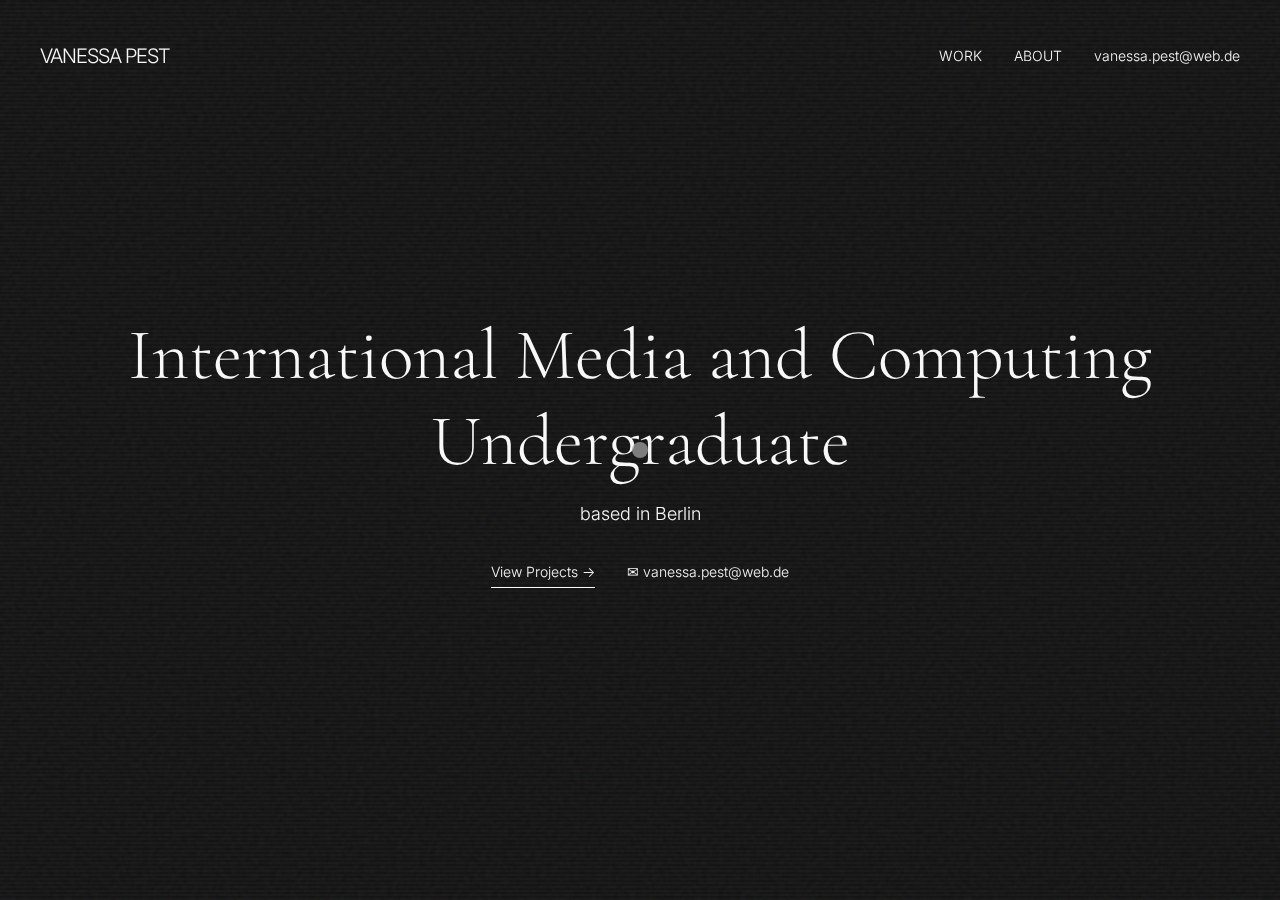
<file: index.html>
<!DOCTYPE html>
<html lang="en">
<head>
  <meta charset="UTF-8">
  <meta name="viewport" content="width=device-width, initial-scale=1.0">
  <title>Portfolio</title>
  <link rel="stylesheet" href="styles.css">
  <link rel="preconnect" href="https://fonts.googleapis.com">
  <link rel="preconnect" href="https://fonts.gstatic.com" crossorigin>
  <link href="https://fonts.googleapis.com/css2?family=Cormorant+Garamond:wght@300;400;500;600;700&family=Inter:wght@300;400;500&family=Space+Mono&display=swap" rel="stylesheet">
</head>
<body>
  <div class="tv-static"></div>
  <div class="scanline"></div>
  <div class="flicker"></div>
  <div class="mouse-follower"></div>

  <header>
    <a href="index.html" class="logo">VANESSA PEST</a>
    <nav class="desktop-nav">
      <ul>
        <li><a href="work.html">WORK</a></li>
        <li><a href="about.html">ABOUT</a></li>
        <li><a href="vanessa.pest@web.de">vanessa.pest@web.de</a></li>
      </ul>
    </nav>
    <button class="menu-toggle" aria-label="Open menu">
      <span></span>
      <span></span>
    </button>
  </header>

  <div class="mobile-menu">
    <button class="close-menu" aria-label="Close menu">×</button>
    <nav>
      <ul>
        <li><a href="work.html">WORK</a></li>
        <li><a href="about.html">ABOUT</a></li>
        <li><a href="vanessa.pest@web.de">vanessa.pest@web.de</a></li>
      </ul>
    </nav>
  </div>

  <main class="home">
    <div class="container">
      <h1>International Media and Computing Undergraduate</h1>
      <p>based in Berlin</p>
      <div class="home-links">
        <a href="work.html" class="home-link">View Projects →</a>
        <a href="vanessa.pest@web.de" class="home-link">✉ vanessa.pest@web.de</a>
      </div>
    </div>
  </main>

  <script src="script.js"></script>
</body>
</html>
</file>
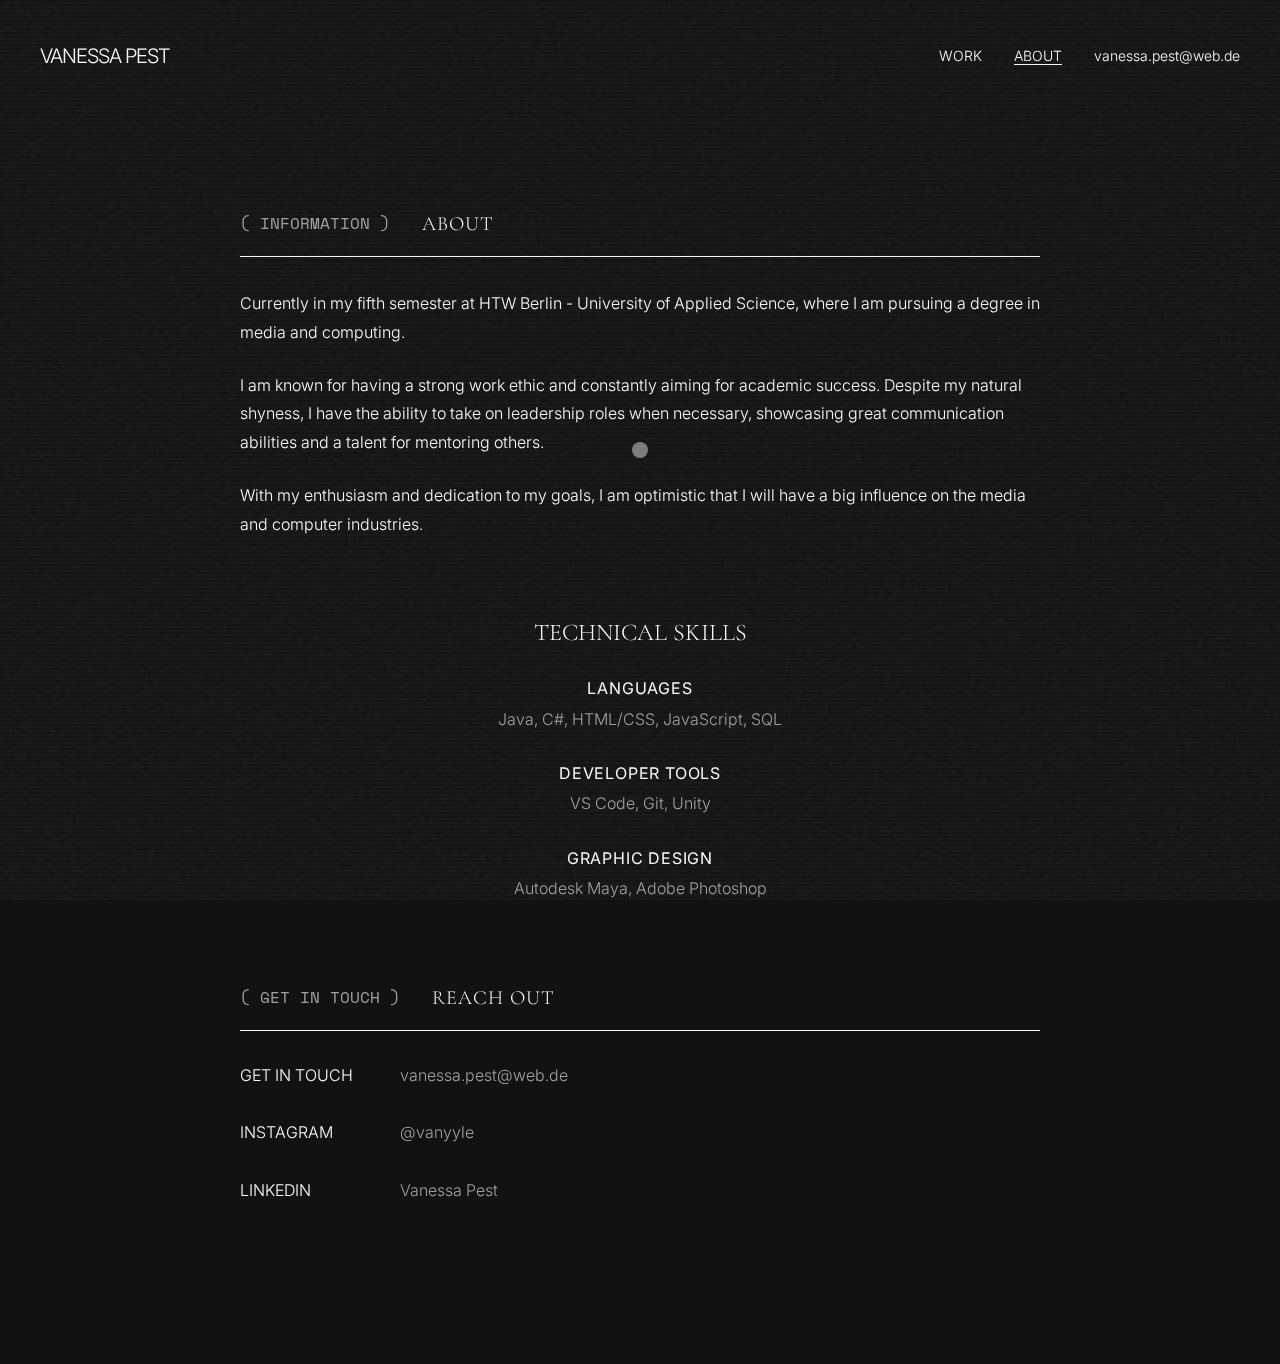
<file: about.html>
<!DOCTYPE html>
<html lang="en">
<head>
  <meta charset="UTF-8">
  <meta name="viewport" content="width=device-width, initial-scale=1.0">
  <title>About - Portfolio</title>
  <link rel="stylesheet" href="styles.css">
  <link rel="preconnect" href="https://fonts.googleapis.com">
  <link rel="preconnect" href="https://fonts.gstatic.com" crossorigin>
  <link href="https://fonts.googleapis.com/css2?family=Cormorant+Garamond:wght@300;400;500;600;700&family=Inter:wght@300;400;500&family=Space+Mono&display=swap" rel="stylesheet">
</head>
<body>
  <div class="tv-static"></div>
  <div class="scanline"></div>
  <div class="flicker"></div>
  <div class="mouse-follower"></div>

  <header>
    <a href="index.html" class="logo">VANESSA PEST</a>
    <nav class="desktop-nav">
      <ul>
        <li><a href="work.html">WORK</a></li>
        <li><a href="about.html" class="active">ABOUT</a></li>
        <li><a href="vanessa.pest@web.de">vanessa.pest@web.de</a></li>
      </ul>
    </nav>
    <button class="menu-toggle" aria-label="Open menu">
      <span></span>
      <span></span>
    </button>
  </header>

  <div class="mobile-menu">
    <button class="close-menu" aria-label="Close menu">×</button>
    <nav>
      <ul>
        <li><a href="work.html">WORK</a></li>
        <li><a href="about.html" class="active">ABOUT</a></li>
        <li><a href="vanessa.pest@web.de">vanessa.pest@web.de</a></li>
      </ul>
    </nav>
  </div>

  <main class="about-page">
    <div class="container">
      <!-- Information Section -->
      <div class="info-section">
        <div class="section-header">
          <div class="section-label">( INFORMATION )</div>
          <div class="section-title">ABOUT</div>
        </div>
        
        <div class="section-divider"></div>
        
        <div class="about-content">
          <p>
            Currently in my fifth semester at HTW Berlin - University of Applied Science, 
            where I am pursuing a degree in media and computing. 
          </p>
          
          <p>
            I am known for having a strong work ethic and constantly aiming for academic success. 
            Despite my natural shyness, I have the ability to take on leadership roles 
            when necessary, showcasing great communication abilities and a talent 
            for mentoring others.
          </p>
          
          <p>
            With my enthusiasm and dedication to my goals, I am optimistic that I will 
            have a big influence on the media and computer industries.
          </p>
        </div>
      </div>
      
      <!-- Technical Skills Section -->
      <div class="skills-section">
        <h2 class="centered-heading">Technical Skills</h2>
        
        <div class="skill-category">
          <h3 class="skill-heading">LANGUAGES</h3>
          <p class="skill-text">Java, C#, HTML/CSS, JavaScript, SQL</p>
        </div>
        
        <div class="skill-category">
          <h3 class="skill-heading">DEVELOPER TOOLS</h3>
          <p class="skill-text">VS Code, Git, Unity</p>
        </div>
        
        <div class="skill-category">
          <h3 class="skill-heading">GRAPHIC DESIGN</h3>
          <p class="skill-text">Autodesk Maya, Adobe Photoshop</p>
        </div>
      </div>
      
      <!-- Contact Section -->
      <div class="contact-section">
        <div class="section-header">
          <div class="section-label">( GET IN TOUCH )</div>
          <div class="section-title">REACH OUT</div>
        </div>
        
        <div class="section-divider"></div>
        
        <div class="contact-links">
          <div class="contact-link">
            <span class="contact-label">GET IN TOUCH</span>
            <a href="vanessa.pest@web.de">vanessa.pest@web.de</a>
          </div>
          <div class="contact-link">
            <span class="contact-label">INSTAGRAM</span>
            <a href="https://instagram.com/vanyyle" target="_blank">@vanyyle</a>
          </div>
          <div class="contact-link">
            <span class="contact-label">LINKEDIN</span>
            <a href="https://www.linkedin.com/in/vanessa-pest/" target="_blank">Vanessa Pest</a>
          </div>
        </div>
      </div>
    </div>
  </main>

  <script src="script.js"></script>
</body>
</html>
</file>
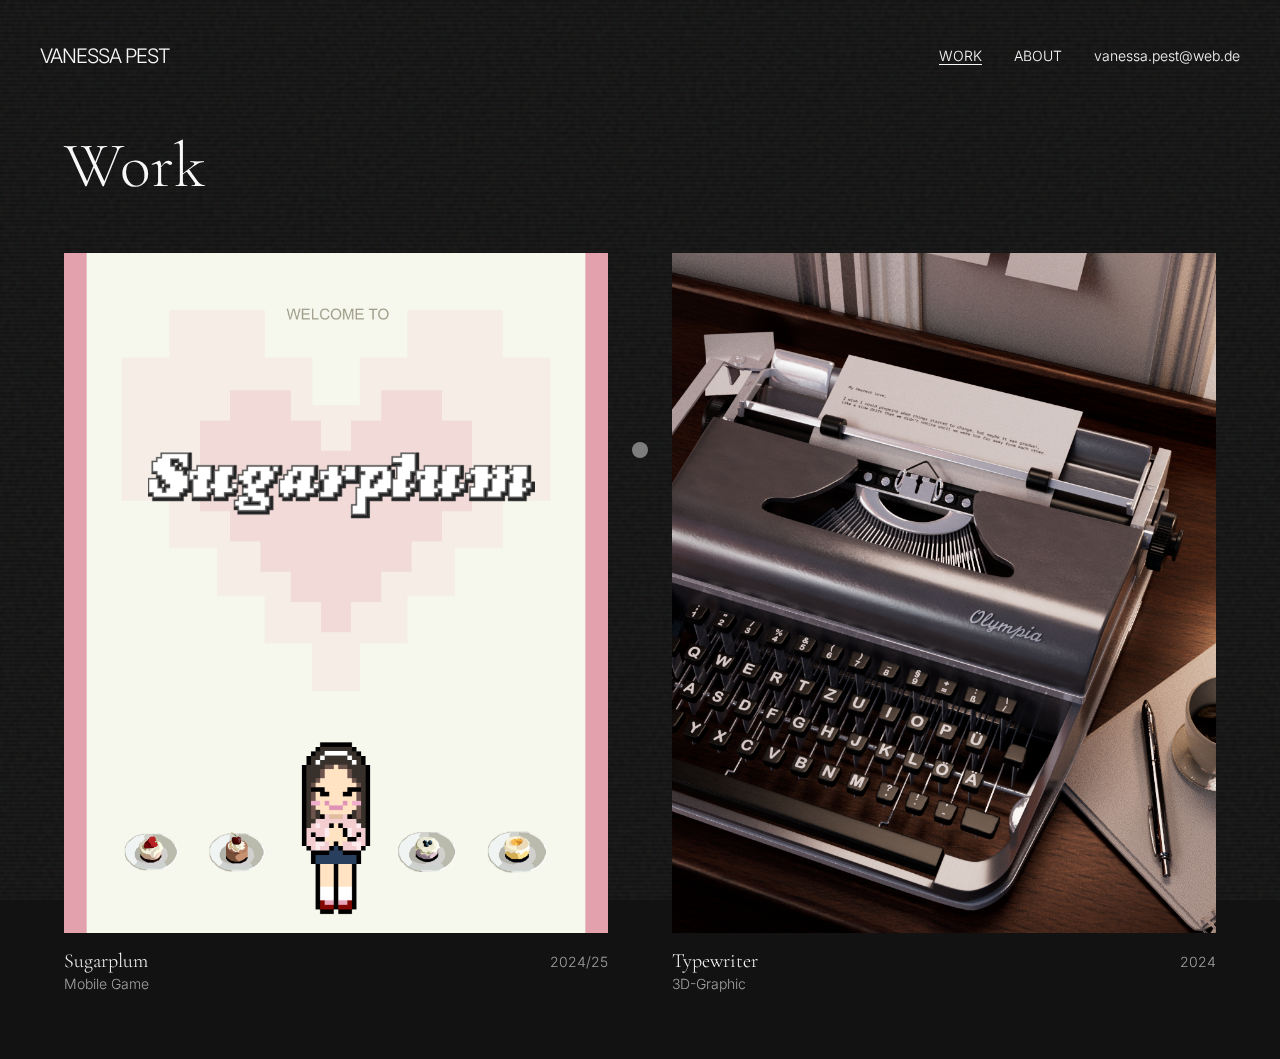
<file: project.html>
<!DOCTYPE html>
<html lang="en">
<head>
  <meta charset="UTF-8">
  <meta name="viewport" content="width=device-width, initial-scale=1.0">
  <title>Project - Portfolio</title>
  <link rel="stylesheet" href="styles.css">
  <link rel="preconnect" href="https://fonts.googleapis.com">
  <link rel="preconnect" href="https://fonts.gstatic.com" crossorigin>
  <link href="https://fonts.googleapis.com/css2?family=Cormorant+Garamond:wght@300;400;500;600;700&family=Inter:wght@300;400;500&family=Space+Mono&display=swap" rel="stylesheet">
</head>
<body>
  <div class="tv-static"></div>
  <div class="scanline"></div>
  <div class="flicker"></div>
  <div class="mouse-follower"></div>

  <header>
    <a href="index.html" class="logo">VANESSA PEST</a>
    <nav class="desktop-nav">
      <ul>
        <li><a href="work.html">WORK</a></li>
        <li><a href="about.html">ABOUT</a></li>
        <li><a href="vanessa.pest@web.de">vanessa.pest@web.de</a></li>
      </ul>
    </nav>
    <button class="menu-toggle" aria-label="Open menu">
      <span></span>
      <span></span>
    </button>
  </header>

  <div class="mobile-menu">
    <button class="close-menu" aria-label="Close menu">×</button>
    <nav>
      <ul>
        <li><a href="work.html">WORK</a></li>
        <li><a href="about.html">ABOUT</a></li>
        <li><a href="vanessa.pest@web.de">vanessa.pest@web.de</a></li>
      </ul>
    </nav>
  </div>

  <main class="project-page">
    <div class="container">
      <a href="work.html" class="back-link">← Back to Work</a>
      
      <div class="project-header">
        <div class="project-intro">
          <h1 id="project-title">Project Title</h1>
          <p id="project-description">Project description will be loaded here.</p>
        </div>
        
        <div class="project-meta">
          <div class="meta-item">
            <h2>Year</h2>
            <p id="project-year">2023</p>
          </div>
          
          <div class="meta-item">
            <h2>Category</h2>
            <p id="project-category">Category</p>
          </div>
          
          <div class="meta-item">
            <h2>Client</h2>
            <p id="project-client">Client</p>
          </div>
        </div>
      </div>
      
      <div class="project-images" id="project-images">
        <!-- Images will be loaded here -->
      </div>
    </div>
  </main>

  <script src="script.js"></script>
  <script src="project.js"></script>
</body>
</html>
</file>
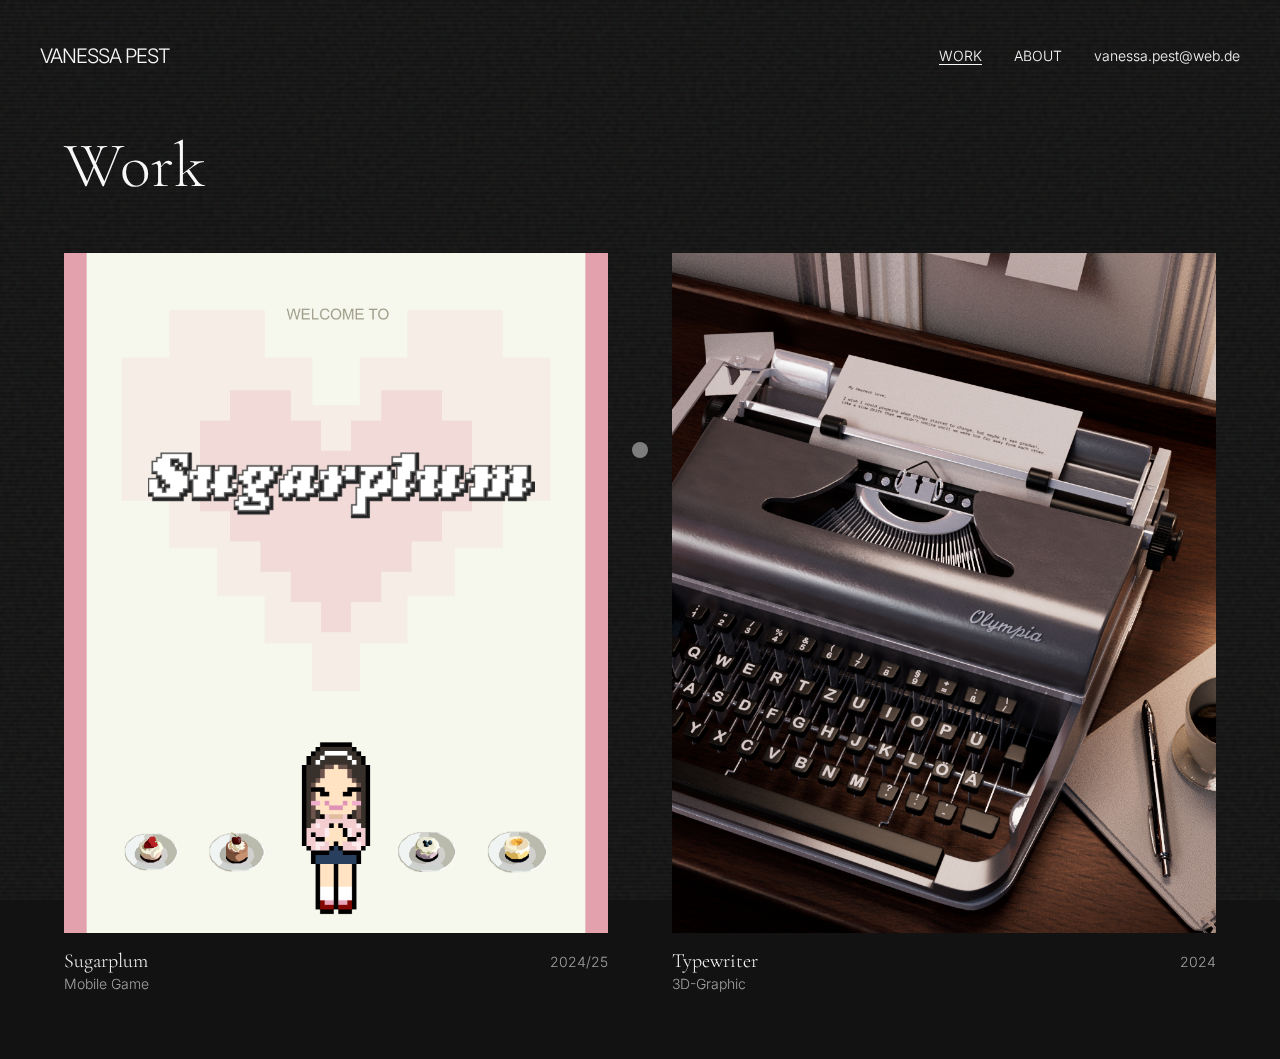
<file: work.html>
<!DOCTYPE html>
<html lang="en">
<head>
  <meta charset="UTF-8">
  <meta name="viewport" content="width=device-width, initial-scale=1.0">
  <title>Work - Portfolio</title>
  <link rel="stylesheet" href="styles.css">
  <link rel="preconnect" href="https://fonts.googleapis.com">
  <link rel="preconnect" href="https://fonts.gstatic.com" crossorigin>
  <link href="https://fonts.googleapis.com/css2?family=Cormorant+Garamond:wght@300;400;500;600;700&family=Inter:wght@300;400;500&family=Space+Mono&display=swap" rel="stylesheet">
</head>
<body>
  <div class="tv-static"></div>
  <div class="scanline"></div>
  <div class="flicker"></div>
  <div class="mouse-follower"></div>

  <header>
    <a href="index.html" class="logo">VANESSA PEST</a>
    <nav class="desktop-nav">
      <ul>
        <li><a href="work.html" class="active">WORK</a></li>
        <li><a href="about.html">ABOUT</a></li>
        <li><a href="vanessa.pest@web.de">vanessa.pest@web.de</a></li>
      </ul>
    </nav>
    <button class="menu-toggle" aria-label="Open menu">
      <span></span>
      <span></span>
    </button>
  </header>

  <div class="mobile-menu">
    <button class="close-menu" aria-label="Close menu">×</button>
    <nav>
      <ul>
        <li><a href="work.html" class="active">WORK</a></li>
        <li><a href="about.html">ABOUT</a></li>
        <li><a href="vanessa.pest@web.de">vanessa.pest@web.de</a></li>
      </ul>
    </nav>
  </div>

  <main class="work-page">
    <div class="container">
      <h1>Work</h1>
      
      <div class="projects-grid">
        <a href="project.html?id=sugarplum" class="project">
          <div class="project-image">
            <img src="images/Poster.png" alt="Sugarplum">
          </div>
          <div class="project-info">
            <div>
              <h2>Sugarplum</h2>
              <p>Mobile Game</p>
            </div>
            <span class="year">2024/25</span>
          </div>
        </a>
        
        <a href="project.html?id=typewriter" class="project">
          <div class="project-image">
            <img src="images/render.png" alt="Typewriter">
          </div>
          <div class="project-info">
            <div>
              <h2>Typewriter</h2>
              <p>3D-Graphic</p>
            </div>
            <span class="year">2024</span>
          </div>
        </a>
      </div>
    </div>
  </main>

  <script src="script.js"></script>
</body>
</html>
</file>
<file: styles.css>
/* Base Styles */
:root {
    --background: #121212;
    --foreground: #f8f8f8;
    --gray-400: #a0a0a0;
    --gray-600: #666666;
    --gray-800: #333333;
  }
  
  * {
    margin: 0;
    padding: 0;
    box-sizing: border-box;
  }
  
  body {
    font-family: 'Inter', sans-serif;
    background-color: var(--background);
    color: var(--foreground);
    min-height: 100vh;
    line-height: 1.6;
    font-weight: 300;
  }
  
  /* Typography */
  h1, h2, h3, h4, h5, h6 {
    font-family: 'Cormorant Garamond', serif;
    font-weight: 300;
    line-height: 1.2;
  }
  
  h1 {
    font-size: 3rem;
    margin-bottom: 1.5rem;
  }
  
  h2 {
    font-size: 1.75rem;
    margin: 2rem 0 1rem;
  }
  
  h3 {
    font-size: 1rem;
    color: var(--gray-400);
    margin-bottom: 0.5rem;
    text-transform: uppercase;
    font-weight: 400;
  }
  
  p {
    margin-bottom: 1.5rem;
    font-weight: 300;
  }
  
  a {
    color: var(--foreground);
    text-decoration: none;
    transition: color 0.2s ease;
  }
  
  a:hover {
    color: var(--gray-400);
  }
  
  /* Layout */
  .container {
    max-width: 1200px;
    margin: 0 auto;
    padding: 0 1.5rem;
  }
  
  /* Header & Navigation */
  header {
    position: fixed;
    top: 0;
    left: 0;
    right: 0;
    display: flex;
    justify-content: space-between;
    align-items: center;
    padding: 1.5rem;
    z-index: 100;
  }
  
  .logo {
    font-size: 1.25rem;
    font-weight: 300;
    letter-spacing: -0.05em;
  }
  
  .desktop-nav {
    display: none;
  }
  
  .desktop-nav ul {
    display: flex;
    list-style: none;
  }
  
  .desktop-nav li {
    margin-left: 2rem;
  }
  
  .desktop-nav a {
    font-size: 0.875rem;
    font-weight: 300;
  }
  
  .desktop-nav a.active {
    border-bottom: 1px solid var(--foreground);
  }
  
  .menu-toggle {
    background: none;
    border: none;
    cursor: pointer;
    display: flex;
    flex-direction: column;
    justify-content: space-between;
    height: 15px;
    width: 24px;
    padding: 0;
  }
  
  .menu-toggle span {
    display: block;
    height: 1px;
    width: 100%;
    background-color: var(--foreground);
  }
  
  /* Mobile Menu */
  .mobile-menu {
    position: fixed;
    top: 0;
    right: 0;
    bottom: 0;
    left: 0;
    background-color: var(--background);
    z-index: 200;
    display: flex;
    flex-direction: column;
    padding: 1.5rem;
    transform: translateX(100%);
    transition: transform 0.3s ease;
  }
  
  .mobile-menu.open {
    transform: translateX(0);
  }
  
  .close-menu {
    align-self: flex-end;
    background: none;
    border: none;
    color: var(--foreground);
    font-size: 2rem;
    cursor: pointer;
    margin-bottom: 2rem;
  }
  
  .mobile-menu nav {
    flex: 1;
    display: flex;
    align-items: center;
    justify-content: center;
  }
  
  .mobile-menu ul {
    list-style: none;
    text-align: center;
  }
  
  .mobile-menu li {
    margin-bottom: 2rem;
  }
  
  .mobile-menu a {
    font-size: 2rem;
    font-weight: 300;
  }
  
  /* Home Page */
  .home {
    display: flex;
    align-items: center;
    justify-content: center;
    min-height: 100vh;
    text-align: center;
    padding: 2rem 0;
  }
  
  .home h1 {
    font-size: 2.5rem;
    margin-bottom: 1rem;
  }
  
  .home p {
    font-size: 1.125rem;
    max-width: 600px;
    margin: 0 auto 2rem;
  }
  
  /* Updated home links */
  .home-links {
    display: flex;
    justify-content: center;
    gap: 2rem;
  }
  
  .home-link {
    display: inline-block;
    font-size: 0.875rem;
    font-weight: 300;
    position: relative;
  }
  
  .home-link:first-child {
    border-bottom: 1px solid var(--foreground);
    padding-bottom: 0.25rem;
  }
  
  /* Work Page */
  .work-page {
    padding: 8rem 0 4rem;
  }
  
  .projects-grid {
    display: grid;
    grid-template-columns: 1fr;
    gap: 4rem;
    margin-top: 3rem;
  }
  
  .project-image {
    position: relative;
    aspect-ratio: 4/5;
    overflow: hidden;
    margin-bottom: 1rem;
  }
  
  .project-image img {
    width: 100%;
    height: 100%;
    object-fit: cover;
    transition: transform 0.7s ease;
  }
  
  .project:hover .project-image img {
    transform: scale(1.05);
  }
  
  .project-info {
    display: flex;
    justify-content: space-between;
    align-items: baseline;
  }
  
  .project-info h2 {
    font-size: 1.25rem;
    margin: 0;
  }
  
  .project-info p {
    font-size: 0.875rem;
    color: var(--gray-400);
    margin: 0;
  }
  
  .year {
    font-size: 0.875rem;
    color: var(--gray-400);
  }
  
  /* About Page */
  .about-page {
    padding: 8rem 0 4rem;
  }
  
  .about-content {
    max-width: 800px;
    margin: 0 auto;
  }
  
  .about-content p {
    font-size: 1rem;
    line-height: 1.8;
    margin-bottom: 1.5rem;
  }
  
  /* Section Styling */
  .info-section, .skills-section, .contact-section {
    margin: 5rem 0;
    max-width: 800px;
    margin-left: auto;
    margin-right: auto;
  }
  
  .section-header {
    display: flex;
    align-items: center;
    margin-bottom: 1rem;
  }
  
  .section-label {
    color: var(--gray-400);
    margin-right: 2rem;
    font-family: 'Space Mono', monospace;
  }
  
  .section-title {
    font-size: 1.25rem;
    text-transform: uppercase;
    letter-spacing: 0.05em;
    font-family: 'Cormorant Garamond', serif;
  }
  
  .section-divider {
    height: 1px;
    background-color: var(--foreground);
    width: 100%;
    margin-bottom: 2rem;
  }
  
  /* Technical Skills Section */
  .skills-section {
    text-align: center;
    margin: 5rem auto;
  }
  
  .centered-heading {
    text-align: center;
    font-size: 1.5rem;
    margin-bottom: 2rem;
    text-transform: uppercase;
    font-family: 'Cormorant Garamond', serif;
    font-weight: 300;
  }
  
  .skill-category {
    margin-bottom: 2rem;
  }
  
  .skill-heading {
    font-size: 1rem;
    margin-bottom: 0.5rem;
    color: var(--foreground);
    font-family: 'Inter', sans-serif;
    font-weight: 400;
    letter-spacing: 0.05em;
  }
  
  .skill-text {
    color: var(--gray-400);
    margin-bottom: 1rem;
    font-family: 'Inter', sans-serif;
    font-weight: 300;
  }
  
  /* Contact Section */
  .contact-links {
    display: flex;
    flex-direction: column;
    gap: 1rem;
  }
  
  .contact-link {
    display: flex;
    flex-direction: column;
    margin-bottom: 1rem;
    font-family: 'Inter', sans-serif;
  }
  
  .contact-label {
    margin-bottom: 0.25rem;
  }
  
  .contact-link a {
    color: var(--gray-400);
  }
  
  .contact-link a:hover {
    color: var(--foreground);
  }
  
  /* Project Detail Page */
  .project-page {
    padding: 8rem 0 4rem;
  }
  
  .back-link {
    display: inline-flex;
    align-items: center;
    margin-bottom: 3rem;
    font-size: 0.875rem;
  }
  
  .project-header {
    display: grid;
    grid-template-columns: 1fr;
    gap: 2rem;
    margin-bottom: 4rem;
  }
  
  .project-intro h1 {
    margin-bottom: 1rem;
  }
  
  .project-meta {
    display: flex;
    flex-direction: column;
    gap: 1rem;
  }
  
  .meta-item h2 {
    font-size: 0.875rem;
    color: var(--gray-400);
    margin: 0 0 0.25rem;
  }
  
  .meta-item p {
    margin: 0;
  }
  
  .project-images {
    display: flex;
    flex-direction: column;
    gap: 4rem;
  }
  
  .project-images img {
    width: 100%;
    height: auto;
  }
  
  /* Video Styling */
  .project-video {
    margin-bottom: 4rem;
    width: 100%;
  }

  .video-player {
    width: 100%;
    height: auto;
    max-height: 80vh;
    background-color: #000;
  }

  /* Optional: Add a responsive container for the video */
  @media (min-width: 768px) {
    .project-video {
      max-width: 80%;
      margin-left: auto;
      margin-right: auto;
    }
  }
  
  /* TV Static Effect */
  .tv-static {
    position: fixed;
    top: 0;
    left: 0;
    width: 100%;
    height: 100%;
    pointer-events: none;
    z-index: -1;
    opacity: 0.05;
    background-image: url("data:image/svg+xml,%3Csvg viewBox='0 0 250 250' xmlns='http://www.w3.org/2000/svg'%3E%3Cfilter id='noiseFilter'%3E%3CfeTurbulence type='fractalNoise' baseFrequency='0.65' numOctaves='3' stitchTiles='stitch'/%3E%3C/filter%3E%3Crect width='100%25' height='100%25' filter='url(%23noiseFilter)'/%3E%3C/svg%3E");
    animation: tv-static-animation 0.5s infinite;
  }
  
  @keyframes tv-static-animation {
    0% {
      background-position: 0 0;
    }
    100% {
      background-position: 100% 100%;
    }
  }
  
  /* Scanline Effect */
  .scanline {
    position: fixed;
    top: 0;
    left: 0;
    width: 100%;
    height: 100%;
    pointer-events: none;
    z-index: -1;
    background: linear-gradient(to bottom, transparent 50%, rgba(255, 255, 255, 0.02) 50%);
    background-size: 100% 4px;
    animation: scanline 10s linear infinite;
  }
  
  @keyframes scanline {
    0% {
      transform: translateY(0);
    }
    100% {
      transform: translateY(100vh);
    }
  }
  
  /* Flicker Effect */
  .flicker {
    position: fixed;
    top: 0;
    left: 0;
    width: 100%;
    height: 100%;
    pointer-events: none;
    z-index: -1;
    opacity: 0;
    background: rgba(255, 255, 255, 0.03);
    animation: flicker 6s infinite;
  }
  
  @keyframes flicker {
    0% { opacity: 0; }
    5% { opacity: 0.1; }
    10% { opacity: 0; }
    15% { opacity: 0; }
    20% { opacity: 0.1; }
    25% { opacity: 0; }
    30% { opacity: 0; }
    35% { opacity: 0.05; }
    40% { opacity: 0; }
    45% { opacity: 0; }
    50% { opacity: 0.1; }
    55% { opacity: 0; }
    60% { opacity: 0; }
    65% { opacity: 0; }
    70% { opacity: 0.05; }
    75% { opacity: 0; }
    80% { opacity: 0; }
    85% { opacity: 0.1; }
    90% { opacity: 0; }
    95% { opacity: 0; }
    100% { opacity: 0; }
  }
  
  /* Mouse Follower */
  .mouse-follower {
    position: fixed;
    width: 16px;
    height: 16px;
    border-radius: 50%;
    background-color: var(--gray-400);
    pointer-events: none;
    z-index: 9999;
    opacity: 0.75;
    transform: translate(-50%, -50%);
    transition: transform 0.3s ease, opacity 0.3s ease;
  }
  
  /* Media Queries */
  @media (min-width: 768px) {
    header {
      padding: 2.5rem;
    }
    
    .desktop-nav {
      display: block;
    }
    
    .menu-toggle {
      display: none;
    }
    
    h1 {
      font-size: 4rem;
    }
    
    .home h1 {
      font-size: 4.5rem;
    }
    
    .projects-grid {
      grid-template-columns: repeat(2, 1fr);
    }
    
    .contact-link {
      flex-direction: row;
    }
    
    .contact-label {
      width: 10rem;
      margin-bottom: 0;
    }
    
    .project-header {
      grid-template-columns: 2fr 1fr;
    }
  }
</file>
